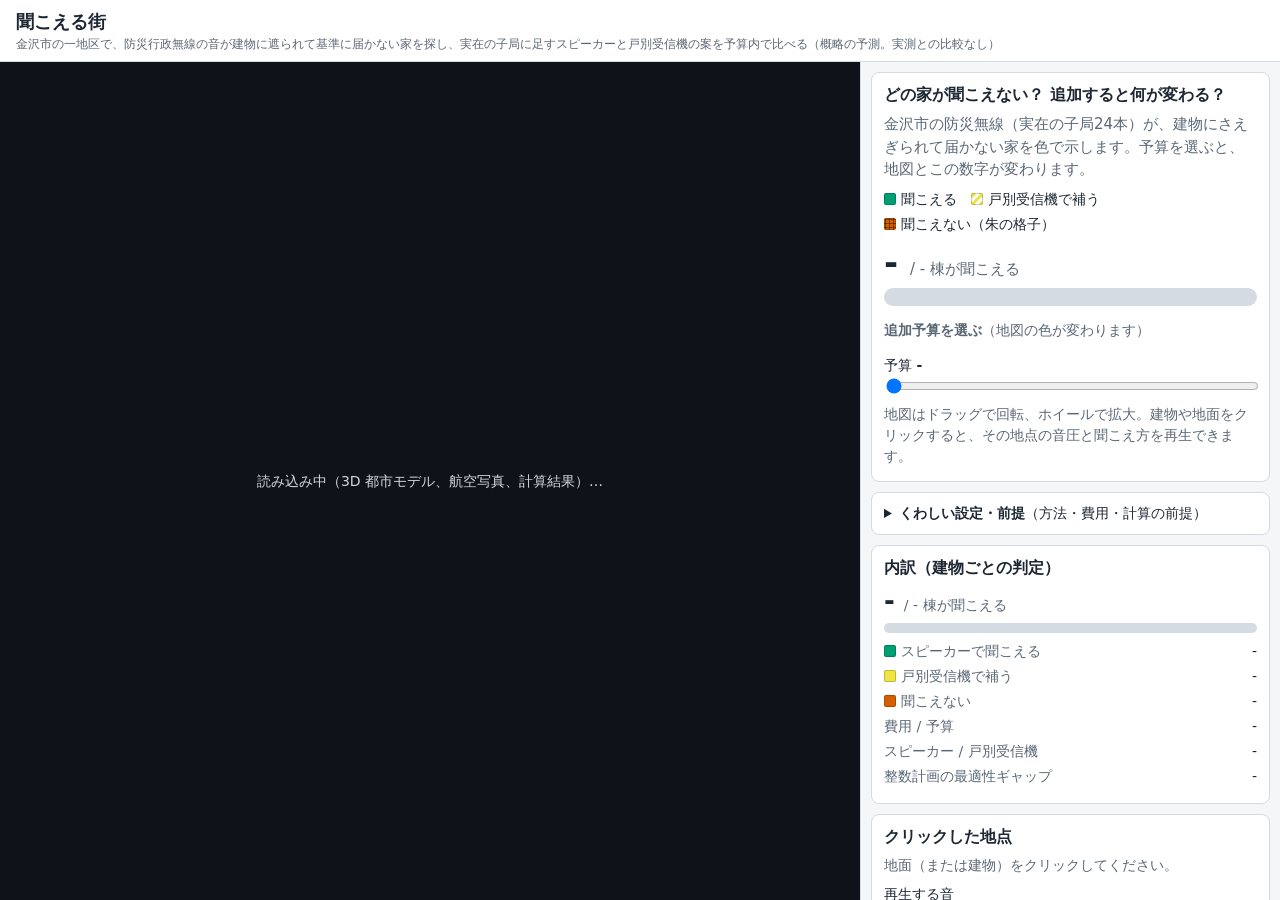
<file: index.html>
<!doctype html><html lang="ja"><head><meta charset="utf-8"><meta http-equiv="refresh" content="0; url=./web2/index.html"><title>聞こえる街</title></head><body><a href="./web2/index.html">聞こえる街を開く</a></body></html>
</file>
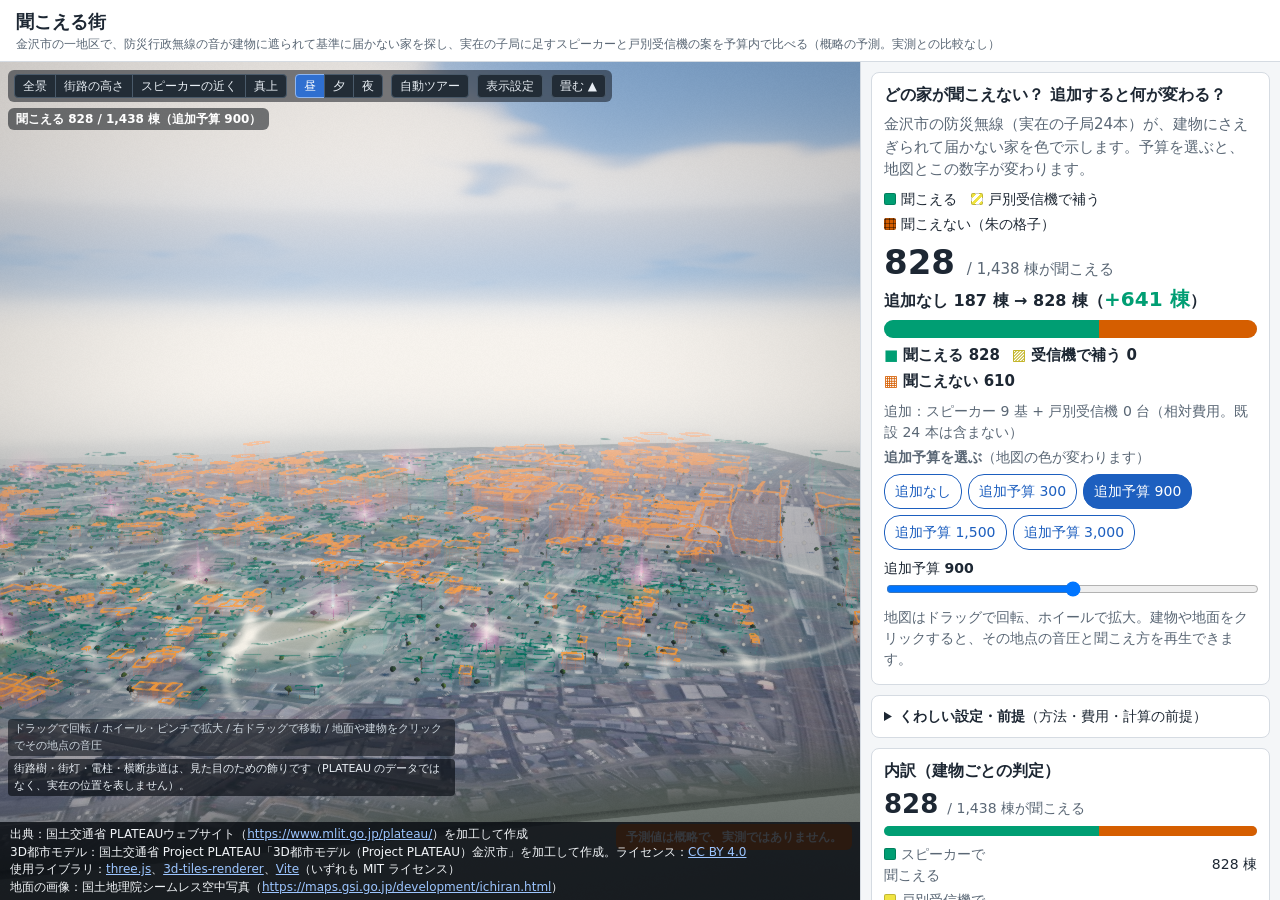
<file: web2/index.html>
<!doctype html>
<html lang="ja">
<head>
<meta charset="utf-8">
<meta name="viewport" content="width=device-width, initial-scale=1">
<title>聞こえる街 - 防災行政無線の届き方（3D 都市モデル版）</title>
  <script type="module" crossorigin src="./assets/index-CuxMAZzf.js"></script>
  <link rel="stylesheet" crossorigin href="./assets/index-B9rLtQhm.css">
</head>
<body>
<header id="top">
  <h1>聞こえる街</h1>
  <p class="sub">金沢市の一地区で、防災行政無線の音が建物に遮られて基準に届かない家を探し、実在の子局に足すスピーカーと戸別受信機の案を予算内で比べる（概略の予測。実測との比較なし）</p>
</header>
<div id="app">
  <section id="stage">
   <div id="viewbox">
    <div id="view"></div>
    <div id="loading">読み込み中（3D 都市モデル、航空写真、計算結果）…</div>
    <div id="topstack">
    <div id="toolbar">
      <div class="row1">
      <div class="grp" role="group" aria-label="カメラ">
        <button type="button" data-cam="overview">全景</button>
        <button type="button" data-cam="street">街路の高さ</button>
        <button type="button" data-cam="speaker">スピーカーの近く</button>
        <button type="button" data-cam="top">真上</button>
      </div>
      <div class="grp" role="group" aria-label="時刻">
        <button type="button" data-time="day">昼</button>
        <button type="button" data-time="dusk">夕</button>
        <button type="button" data-time="night">夜</button>
      </div>
      <button type="button" id="btn-tour">自動ツアー</button>
      <button type="button" id="btn-menu" aria-expanded="false" aria-controls="tb-more">表示設定</button>
      <button type="button" id="btn-fold" aria-expanded="true" aria-controls="toolbar" title="メニューを畳んで、画面を広く使う">畳む ▲</button>
      </div>
      <div id="tb-more">
      <div class="grp" role="group" aria-label="覆いと地面の色の濃さ">
        <button type="button" data-look="photo" class="on" title="航空写真が透けて見える、薄い表示">写真を見る</button>
        <button type="button" data-look="analysis" title="覆いと音圧の色を濃くした表示">分析を見る</button>
      </div>
      <label><input type="checkbox" id="chk-heat" checked> 音圧ヒートマップ</label>
      <label><input type="checkbox" id="chk-wave" checked> 波面</label>
      <label><input type="checkbox" id="chk-status" checked> 聞こえ方の覆い</label>
      <label><input type="checkbox" id="chk-cands" checked> スピーカー候補</label>
      <label><input type="checkbox" id="chk-decor" checked> 街路の飾り</label>
      <label><input type="checkbox" id="chk-fx" checked> AO・ブルーム</label>
      </div>
    </div>
    <div id="hud-cov" class="hud"></div>
    </div>
    <div id="warnbar">予測値は概略で、実測ではありません。</div>
    <div id="caption"></div>
    <div id="notes">
      <div id="hint">ドラッグで回転 / ホイール・ピンチで拡大 / 右ドラッグで移動 / 地面や建物をクリックでその地点の音圧</div>
      <div id="decor-note">街路樹・街灯・電柱・横断歩道は、見た目のための飾りです（PLATEAU のデータではなく、実在の位置を表しません）。</div>
    </div>
   </div>
    <div id="credit">
      <div>出典：国土交通省 PLATEAUウェブサイト（<a href="https://www.mlit.go.jp/plateau/" target="_blank" rel="noopener">https://www.mlit.go.jp/plateau/</a>）を加工して作成</div>
      <div>3D都市モデル：国土交通省 Project PLATEAU「3D都市モデル（Project PLATEAU）金沢市」を加工して作成。ライセンス：<a href="https://creativecommons.org/licenses/by/4.0/deed.ja" target="_blank" rel="noopener">CC BY 4.0</a></div>
      <div>使用ライブラリ：<a href="https://threejs.org/" target="_blank" rel="noopener">three.js</a>、<a href="https://github.com/NASA-AMMOS/3DTilesRendererJS" target="_blank" rel="noopener">3d-tiles-renderer</a>、<a href="https://vite.dev/" target="_blank" rel="noopener">Vite</a>（いずれも MIT ライセンス）</div>
      <div>地面の画像：国土地理院シームレス空中写真（<a href="https://maps.gsi.go.jp/development/ichiran.html" target="_blank" rel="noopener">https://maps.gsi.go.jp/development/ichiran.html</a>）</div>
    </div>
  </section>

  <aside id="panel">
    <section class="card" id="sum-card">
      <h2>どの家が聞こえない？ 追加すると何が変わる？</h2>
      <p class="sum-lead">金沢市の防災無線（実在の子局24本）が、建物にさえぎられて届かない家を色で示します。予算を選ぶと、地図とこの数字が変わります。</p>
      <ul class="sum-legend">
        <li><span class="sw g"></span>聞こえる</li>
        <li><span class="sw y stripe"></span>戸別受信機で補う</li>
        <li><span class="sw r grid"></span>聞こえない（朱の格子）</li>
      </ul>
      <div class="sum-big"><span id="sum-now">-</span> <small>/ <span id="sum-total">-</span> 棟が聞こえる</small></div>
      <div class="sum-delta" id="sum-delta"></div>
      <div class="bar thick"><i id="sbar-g"></i><i id="sbar-y"></i><i id="sbar-r"></i></div>
      <div class="sum-counts" id="sum-counts"></div>
      <p class="small" id="sum-items"></p>
      <div class="small"><b>追加予算を選ぶ</b>（地図の色が変わります）</div>
      <div class="chips" id="sum-chips"></div>
      <label class="slider" id="lbl-budget">予算 <output id="out-budget">-</output>
        <input type="range" id="rng-budget" min="0" max="0" step="1" value="0">
      </label>
      <p class="small" id="sum-hint">地図はドラッグで回転、ホイールで拡大。建物や地面をクリックすると、その地点の音圧と聞こえ方を再生できます。</p>
    </section>

    <details class="card" id="set-card">
      <summary><b>くわしい設定・前提</b>（方法・費用・計算の前提）</summary>
      <div class="seg" role="group" aria-label="手法">
        <button type="button" data-method="greedy" class="on">貪欲法</button>
        <button type="button" data-method="ilp">整数計画</button>
      </div>
      <p class="small" id="cost-note"></p>
      <p class="small" id="model-row"><span hidden>評価モデル: <a id="lnk-real" href="?model=real">実在の子局</a> / <a id="lnk-ext" href="?model=ext">仮想の配置</a> / <a id="lnk-basic" href="?model=basic">基本</a></span><br><span id="model-desc"></span></p>
      <p class="small"><a id="lnk-phys" href="./physics.html?physics=1" target="_blank" rel="noopener">物理の層（3D ビューア）を開く</a>（項ごとの効き・階段・経路・検算。拡張モデルの予算 1,500 の配置を表示）</p>
    </details>

    <section class="card" id="cov-card">
      <h2>内訳（建物ごとの判定）</h2>
      <div class="big"><span id="n-cov">-</span> <small>/ <span id="n-total">-</span> 棟が聞こえる</small></div>
      <div class="bar"><i id="bar-g"></i><i id="bar-y"></i><i id="bar-r"></i></div>
      <table class="kv">
        <tr><th><span class="sw g"></span>スピーカーで聞こえる</th><td id="n-g">-</td></tr>
        <tr><th><span class="sw y"></span>戸別受信機で補う</th><td id="n-y">-</td></tr>
        <tr><th><span class="sw r"></span>聞こえない</th><td id="n-r">-</td></tr>
        <tr><th>費用 / 予算</th><td id="n-cost">-</td></tr>
        <tr><th>スピーカー / 戸別受信機</th><td id="n-items">-</td></tr>
        <tr><th id="lbl-gap">整数計画の最適性ギャップ</th><td id="n-gap">-</td></tr>
      </table>
      <p class="small" id="consist"></p>
    </section>

    <section class="card">
      <h2>クリックした地点</h2>
      <div id="pt-info" class="small">地面（または建物）をクリックしてください。</div>
      <div class="audio">
        <label>再生する音
          <select id="sel-voice">
            <option value="synth">音声風の合成信号（意味のある言葉ではない）</option>
            <option value="tts">ブラウザの音声合成（日本語）</option>
          </select>
        </label>
        <label class="slider">再生音量 <output id="out-vol">60%</output>
          <input type="range" id="rng-vol" min="0" max="100" value="60">
        </label>
        <button type="button" id="btn-play" disabled>この地点の聞こえ方を再生</button>
        <div class="small" id="pt-note"></div>
      </div>
      <p class="warn">予測値は概略で、実測ではありません。再生音は、予測した音圧と背景雑音の差だけを再現した模擬で、実際の聞こえ方とは異なります（音量は聞き取りやすいよう正規化しています）。</p>
    </section>

    <section class="card">
      <h2>凡例</h2>
      <ul class="legend">
        <li><span class="sw g"></span>聞こえる建物（淡い青緑の覆い）<span id="leg-g-note"></span></li>
        <li><span class="sw y stripe"></span>戸別受信機で補う建物（黄の斜め縞）</li>
        <li><span class="sw r grid"></span>聞こえない建物（朱色の格子。最も濃く、輪郭が強く光る）</li>
        <li>「写真を見る」は覆いとヒートマップを薄くして航空写真を見やすくした表示、「分析を見る」は濃くした表示です。どちらでも、色・模様（縞・格子）・輪郭の太さの 3 つで区別できます。</li>
        <li><span class="sw gl"></span>覆いが白っぽい建物は高さ不明（仮定の高さ <span id="h-def">8.2</span> m）</li>
        <li><span class="sw beacon"></span>選ばれたスピーカー（電柱とビーコン。ビーコンと光の柱は見やすさのため誇張） <span class="sw cand"></span>候補</li>
        <li><span class="sw wave"></span>波面のリング（音が広がる様子の模式。実際の音速より遅く表示）</li>
      </ul>
      <canvas id="legend-ramp" width="260" height="14"></canvas>
      <div class="ramp-l"><span id="ramp-lo"></span><span id="ramp-hi"></span></div>
      <p class="small">地面の色（viridis）: <span id="heat-scope"></span>選んだスピーカーのエネルギー和の音圧レベル（dB）。「分析を見る」では、細い線が 5 dB ごとの等高線、白と黒の太い線が<b>しきい値（<span class="thr-v">-</span> dB）</b>の境界です。「写真を見る」では、航空写真を見やすくするため、これらの線を描きません（色だけで読みます）。</p>
    </section>

    <section class="card">
      <h2>仮定と注意</h2>
      <p class="small" id="def-text">「聞こえる」＝受音点の音圧レベル ≥ 背景雑音 + 余裕 = <b class="thr-v">-</b> dB（消防庁の検討会報告書の「音達」の基準 75 dB に合わせた値。了解度指数 SII は計算していません）。</p>
      <table class="kv small" id="params"></table>
      <ul class="small notes">
        <li id="note-model">数値は計算モデル（概略）の予測で、実測ではありません。</li>
        <li>実測との比較は無い。</li>
        <li>単位費用は仮定で、実際の見積りではありません。</li>
        <li>音の計算は、建物の外形と高さ（LOD1、2020 年度版）で行っています。画面の建物は LOD2（2024 年度版）で、屋根の形があります。外壁の窓・色と屋根の色は、位置から決めた手続き的な模様で、実際の外観ではありません。夜の窓の明かりも模式です。</li>
        <li>地面の起伏は、LOD2 の建物の足元の高さから推定した概略です。航空写真には撮影時の建物の影や、建物の傾いた見え方が残ります。</li>
        <li id="note-judge">建物ごとの「聞こえる」判定は計算側の評価（候補ごとの covered_by）に基づき、地面の色は音圧の場から描いています。</li>
        <li>高さ不明の建物は中央値 <span class="h-def2">8.2</span> m を仮定しています（計算側）。</li>
        <li>街路樹・街灯・電柱・横断歩道・電線は、建物の外形が空けている空間に決まった乱数で並べた飾りで、PLATEAU のデータではありません。「街路の飾り」で消せます。</li>
        <li>対象は金沢市の一地区です。子局の位置は、金沢市地域防災計画 参考資料 資料24（同報防災無線配備一覧表）の住所を、国土地理院の住所検索で座標にしたものです（資料に座標・出力・高さの記載はありません）。</li>
      </ul>
      <p class="small" id="datasrc"></p>
    </section>

    <footer class="card attr">
      <div>出典：国土交通省 PLATEAUウェブサイト（<a href="https://www.mlit.go.jp/plateau/" target="_blank" rel="noopener">https://www.mlit.go.jp/plateau/</a>）を加工して作成</div>
      <div>3D都市モデル：国土交通省 Project PLATEAU「3D都市モデル（Project PLATEAU）金沢市」を加工して作成。ライセンス：<a href="https://creativecommons.org/licenses/by/4.0/deed.ja" target="_blank" rel="noopener">CC BY 4.0</a></div>
      <div>使用ライブラリ：<a href="https://threejs.org/" target="_blank" rel="noopener">three.js</a>、<a href="https://github.com/NASA-AMMOS/3DTilesRendererJS" target="_blank" rel="noopener">3d-tiles-renderer</a>、<a href="https://vite.dev/" target="_blank" rel="noopener">Vite</a>（いずれも MIT ライセンス）</div>
      <div>地面の画像：国土地理院シームレス空中写真（<a href="https://maps.gsi.go.jp/development/ichiran.html" target="_blank" rel="noopener">https://maps.gsi.go.jp/development/ichiran.html</a>）</div>
    </footer>
  </aside>
</div>
</body>
</html>
</file>
<file: web2/assets/index-B9rLtQhm.css>
:root{--bg:#f4f6f8;--fg:#1d2733;--muted:#5a6775;--card:#fff;--line:#d5dbe2;--accent:#1d5fbf;--g:#009e73;--y:#f0e442;--r:#d55e00}@media (prefers-color-scheme:dark){:root{--bg:#12171d;--fg:#e6ebf0;--muted:#9aa7b4;--card:#1b232b;--line:#2f3a45;--accent:#6aa9ff}}*{box-sizing:border-box}html,body{height:100%;margin:0}body{background:var(--bg);color:var(--fg);flex-direction:column;min-height:100vh;font:14px/1.5 system-ui,-apple-system,Hiragino Sans,Noto Sans JP,Yu Gothic,sans-serif;display:flex}#top{border-bottom:1px solid var(--line);background:var(--card);padding:8px 16px}#top h1{margin:0;font-size:18px}#top .sub{color:var(--muted);margin:0;font-size:12px}#app{flex:1;min-height:0;display:flex}#stage{background:#cfd8e0;flex:1;min-width:0;min-height:480px;position:relative}#view,#viewbox{position:absolute;inset:0}#view canvas{touch-action:none;width:100%;height:100%;display:block}#toolbar{color:#1d2733;background:#ffffffe0;border-radius:6px;flex-wrap:wrap;align-items:center;gap:6px 10px;max-width:calc(100% - 16px);padding:6px 8px;font-size:13px;display:flex;position:absolute;top:8px;left:8px}#toolbar button{font:inherit;color:#1d2733;cursor:pointer;background:#fff;border:1px solid #9aa7b4;border-radius:4px;padding:3px 10px}#hint{color:#1d2733;pointer-events:none;background:#ffffffbf;border-radius:4px;padding:2px 6px;font-size:11px;position:absolute;bottom:8px;left:8px;right:8px}#mockbanner{color:#fff;text-align:center;z-index:2;background:#b71c1c;border-radius:6px;max-width:92%;padding:6px 12px;font-size:13px;font-weight:700;position:absolute;bottom:34px;left:50%;transform:translate(-50%)}#mockbanner[hidden]{display:none}#panel{border-left:1px solid var(--line);flex-direction:column;gap:10px;width:420px;max-width:46vw;padding:10px;display:flex;overflow-y:auto}.card{background:var(--card);border:1px solid var(--line);border-radius:8px;padding:10px 12px}.card h2{margin:0 0 6px;font-size:16px}.small{color:var(--muted);margin:4px 0;font-size:14px}.warn{border-left:4px solid var(--r);background:#e5393514;margin:8px 0 0;padding:6px 8px;font-size:14px}.seg{gap:0;margin-bottom:8px;display:flex}.seg button{border:1px solid var(--line);background:var(--card);color:var(--fg);font:inherit;cursor:pointer;flex:1;padding:6px}.seg button:first-child{border-radius:6px 0 0 6px}.seg button:last-child{border-left:0;border-radius:0 6px 6px 0}.seg button.on{background:var(--accent);color:#fff;border-color:var(--accent)}.seg button:disabled{opacity:.45;cursor:not-allowed}label.slider{font-size:14px;display:block}label.slider output{font-weight:700}label.slider input{width:100%}.big{font-size:26px;font-weight:700;line-height:1.2}.big small{color:var(--muted);font-size:14px;font-weight:400}.bar{background:var(--line);border-radius:5px;height:10px;margin:6px 0;display:flex;overflow:hidden}.bar i{height:100%;display:block}#bar-g{background:var(--g)}#bar-y{background:var(--y)}#bar-r{background:var(--r)}table.kv{border-collapse:collapse;width:100%}table.kv th{text-align:left;color:var(--muted);padding:2px 0;font-weight:400}table.kv td{text-align:right;font-variant-numeric:tabular-nums;padding:2px 0}.sw{vertical-align:-1px;border:1px solid #0003;border-radius:2px;width:12px;height:12px;margin-right:5px;display:inline-block}.sw.g{background:var(--g)}.sw.y{background:var(--y)}.sw.r{background:var(--r)}.sw.gl{background:#9fd1ae}.sw.k{background:#9aa5b1}.sw.u{background:#b79ad6}.sw.cand{background:#8a949e;border-radius:50%}.sw.sel{background:#ff7a00;border-radius:50%}.sw.line{vertical-align:3px;background:#e040fb;height:3px}.legend{margin:0 0 8px;padding:0;font-size:14px;list-style:none}.legend li{margin:3px 0}#legend-ramp{border:1px solid var(--line);width:100%;height:14px;display:block}.ramp-l{color:var(--muted);justify-content:space-between;font-size:13px;display:flex}.audio{gap:6px;margin-top:8px;display:grid}.audio select,.audio button{font:inherit;border:1px solid var(--line);background:var(--card);color:var(--fg);border-radius:6px;width:100%;padding:6px}.audio button{background:var(--accent);color:#fff;border-color:var(--accent);cursor:pointer}.audio button:disabled{opacity:.45;cursor:not-allowed}.notes{margin:6px 0;padding-left:18px}.attr{font-size:14px}a{color:var(--accent)}.pt-main{font-size:16px;font-weight:700}.ok{color:var(--g)}.ng{color:var(--r)}#stage{background:#0e1319}#toolbar{color:#e8eef4;-webkit-backdrop-filter:blur(6px);backdrop-filter:blur(6px);background:#0e1319c7;gap:6px 8px;right:auto}#toolbar .grp{display:flex}#toolbar .grp button{border-radius:0;margin-left:-1px}#toolbar .grp button:first-child{border-radius:4px 0 0 4px;margin-left:0}#toolbar .grp button:last-child{border-radius:0 4px 4px 0}#toolbar button{color:#e8eef4;background:#222c36;border-color:#4a5a6a}#toolbar button:hover{background:#2e3b48}#toolbar button.on{color:#fff;background:#2f6fd0;border-color:#8fb6f0}#toolbar label{white-space:nowrap}#loading{color:#cfd8e0;z-index:5;text-align:center;background:#0e1319;justify-content:center;align-items:center;padding:16px;font-size:14px;display:flex;position:absolute;inset:0}#loading[hidden]{display:none}.hud{color:#fff;pointer-events:none;background:#0e1319b8;border-radius:6px;padding:4px 10px;font-size:13px;font-weight:600;position:absolute;top:58px;left:8px}#warnbar{color:#fff;pointer-events:none;background:#d55e00eb;border-radius:6px;max-width:46%;padding:4px 10px;font-size:12px;font-weight:700;position:absolute;bottom:50px;right:8px}#caption{color:#fff;opacity:0;pointer-events:none;text-align:center;background:#080c12c7;border-radius:8px;max-width:min(860px,88%);padding:8px 16px;font-size:16px;line-height:1.5;transition:opacity .5s;position:absolute;bottom:70px;left:50%;transform:translate(-50%)}#caption.on{opacity:1}#notes{pointer-events:none;flex-direction:column;align-items:flex-start;gap:3px;max-width:52%;display:flex;position:absolute;bottom:104px;left:8px}#hint{color:#cfd8e0;background:#0e131999;border-radius:4px;padding:2px 6px;font-size:11px;position:static}#decor-note{color:#e8eef4;background:#0e1319b8;border-radius:4px;padding:2px 6px;font-size:11px}#credit{color:#f2f5f8;z-index:3;background:#080c12d1;padding:4px 10px;font-size:12px;line-height:1.45;position:absolute;bottom:0;left:0;right:0}#credit a{color:#9cc5ff}.sw.y.stripe{background:repeating-linear-gradient(135deg,#f0e442 0 3px,#fff8 3px 6px)}.sw.r.grid{background-color:#d55e00;background-image:linear-gradient(#0006 1px,#0000 1px),linear-gradient(90deg,#0006 1px,#0000 1px);background-position:0 0;background-repeat:repeat;background-size:4px 4px;background-attachment:scroll;background-origin:padding-box;background-clip:border-box}.sw.beacon{background:#ff4fd8;border-radius:50%;box-shadow:0 0 5px #ff4fd8}.sw.wave{background:0 0;border:2px solid #9cd;border-radius:50%;width:12px;height:12px}.card.attr div{margin:2px 0}body.noui #top,body.noui #panel,body.noui #toolbar,body.noui #hint,body.noui .hud{display:none}body.noui #app{display:block}body.noui #stage{min-height:0;position:fixed;inset:0}body.touring #hint{display:none}#toolbar .row1,#toolbar #tb-more{display:contents}#toolbar label{align-items:center;gap:3px;display:inline-flex}#toolbar button[data-look].on{background:#1d8f6a;border-color:#8fe0c0}@media (max-width:760px),(max-height:520px){body{min-height:0;display:block}#app{display:block}#stage{background:#0e1319;flex-direction:column;height:auto;min-height:0;display:flex}#viewbox{flex:none;height:62vh;min-height:300px;position:relative;inset:auto}#credit{font-size:10.5px;position:static}#panel{border-left:0;width:100%;max-width:none;overflow:visible}#toolbar{gap:4px 6px;padding:4px 6px;font-size:12px;right:8px}#toolbar .row1{flex-wrap:wrap;align-items:center;gap:4px 6px;width:100%;display:flex}#toolbar button{padding:4px 8px}#btn-menu{display:inline-block}#toolbar #tb-more{flex-wrap:wrap;align-items:center;gap:4px 10px;width:100%;display:none}#toolbar.open #tb-more{display:flex}#notes{max-width:calc(100% - 16px);bottom:6px}#hint{display:none}#decor-note{font-size:10.5px}#warnbar{max-width:62%;font-size:11px;top:auto;bottom:44px;right:8px}#caption{max-width:94%;padding:6px 10px;font-size:13px;bottom:70px}.hud,body.touring #toolbar #tb-more{display:none}}@media (max-height:520px){#top{padding:3px 12px}#top .sub{display:none}#stage{position:relative}#viewbox{height:calc(100vh - 32px);min-height:260px}#credit{padding:2px 8px;font-size:10px;line-height:1.3;position:absolute;bottom:0;left:0;right:0}#notes{bottom:36px}#warnbar{max-width:40%;bottom:36px}#caption{font-size:13px;bottom:60px}}#topstack{pointer-events:none;z-index:2;flex-direction:column;align-items:flex-start;gap:6px;display:flex;position:absolute;top:8px;left:8px;right:8px}#topstack>*{pointer-events:auto}#topstack #toolbar{max-width:100%;position:static}#topstack .hud{pointer-events:none;position:static}@media (max-width:760px),(max-height:520px){#topstack{top:0;left:0;right:0}#topstack #toolbar{border-radius:0;width:100%}}#toolbar{-webkit-backdrop-filter:blur(4px);backdrop-filter:blur(4px);background:#0e131985;gap:4px 8px;padding:4px 6px;font-size:12px;transition:background .2s}#toolbar:hover,#toolbar:focus-within,#toolbar.open{background:#0e1319cc}#toolbar button{padding:2px 8px;font-size:12px}#btn-menu{display:inline-block}#btn-fold{margin-left:auto}#toolbar #tb-more{border-top:1px solid #ffffff24;flex-wrap:wrap;align-items:center;gap:4px 10px;width:100%;padding-top:2px;display:none}#toolbar.open #tb-more{display:flex}#toolbar .row1{flex-wrap:wrap;align-items:center;gap:4px 8px;width:100%;display:flex}#toolbar.folded{width:auto;padding:2px 4px}#toolbar.folded .row1>:not(#btn-fold),#toolbar.folded #tb-more{display:none!important}#toolbar.folded #btn-fold{margin-left:0}#topstack .hud{background:#0e13198c;padding:2px 8px;font-size:12px}@media (max-width:760px),(max-height:520px){#toolbar #tb-more{border-top:1px solid #ffffff24}#topstack #toolbar.folded{border-radius:0 0 6px;width:auto}}#model-row a.on{color:var(--fg);font-weight:700;text-decoration:none}.sum-legend{flex-wrap:wrap;gap:4px 14px;margin:0 0 8px;padding:0;font-size:14px;list-style:none;display:flex}.sum-big{font-size:34px;font-weight:700;line-height:1.15}.sum-big small{color:var(--muted);font-size:15px;font-weight:400}.sum-delta{margin:2px 0 6px;font-size:16px;font-weight:700}#sbar-g{background:var(--g)}#sbar-y{background:var(--y)}#sbar-r{background:var(--r)}.sum-delta span{color:var(--g);font-size:20px}.chips{flex-wrap:wrap;gap:6px;margin:6px 0 8px;display:flex}.chips button{font:inherit;border:1px solid var(--accent);background:var(--card);color:var(--accent);cursor:pointer;border-radius:16px;padding:6px 10px;font-size:14px}.chips button.on{background:var(--accent);color:#fff}details.card>summary{cursor:pointer;font-size:14px}details.card[open]>summary{margin-bottom:8px}#sum-card.plain>:not(#lbl-budget){display:none}.sum-lead{color:var(--muted);margin:4px 0 8px;font-size:15px;line-height:1.5}.bar.thick{border-radius:9px;height:18px}.sum-counts{flex-wrap:wrap;gap:4px 12px;margin:2px 0 8px;font-size:15px;font-weight:700;display:flex}.sum-counts .cg:before{content:"■ ";color:var(--g)}.sum-counts .cy:before{content:"▨ ";color:#b8a800}.sum-counts .cr:before{content:"▦ ";color:var(--r)}#sum-card.plain .sum-lead,#sum-card.plain .sum-counts{display:none}
</file>
